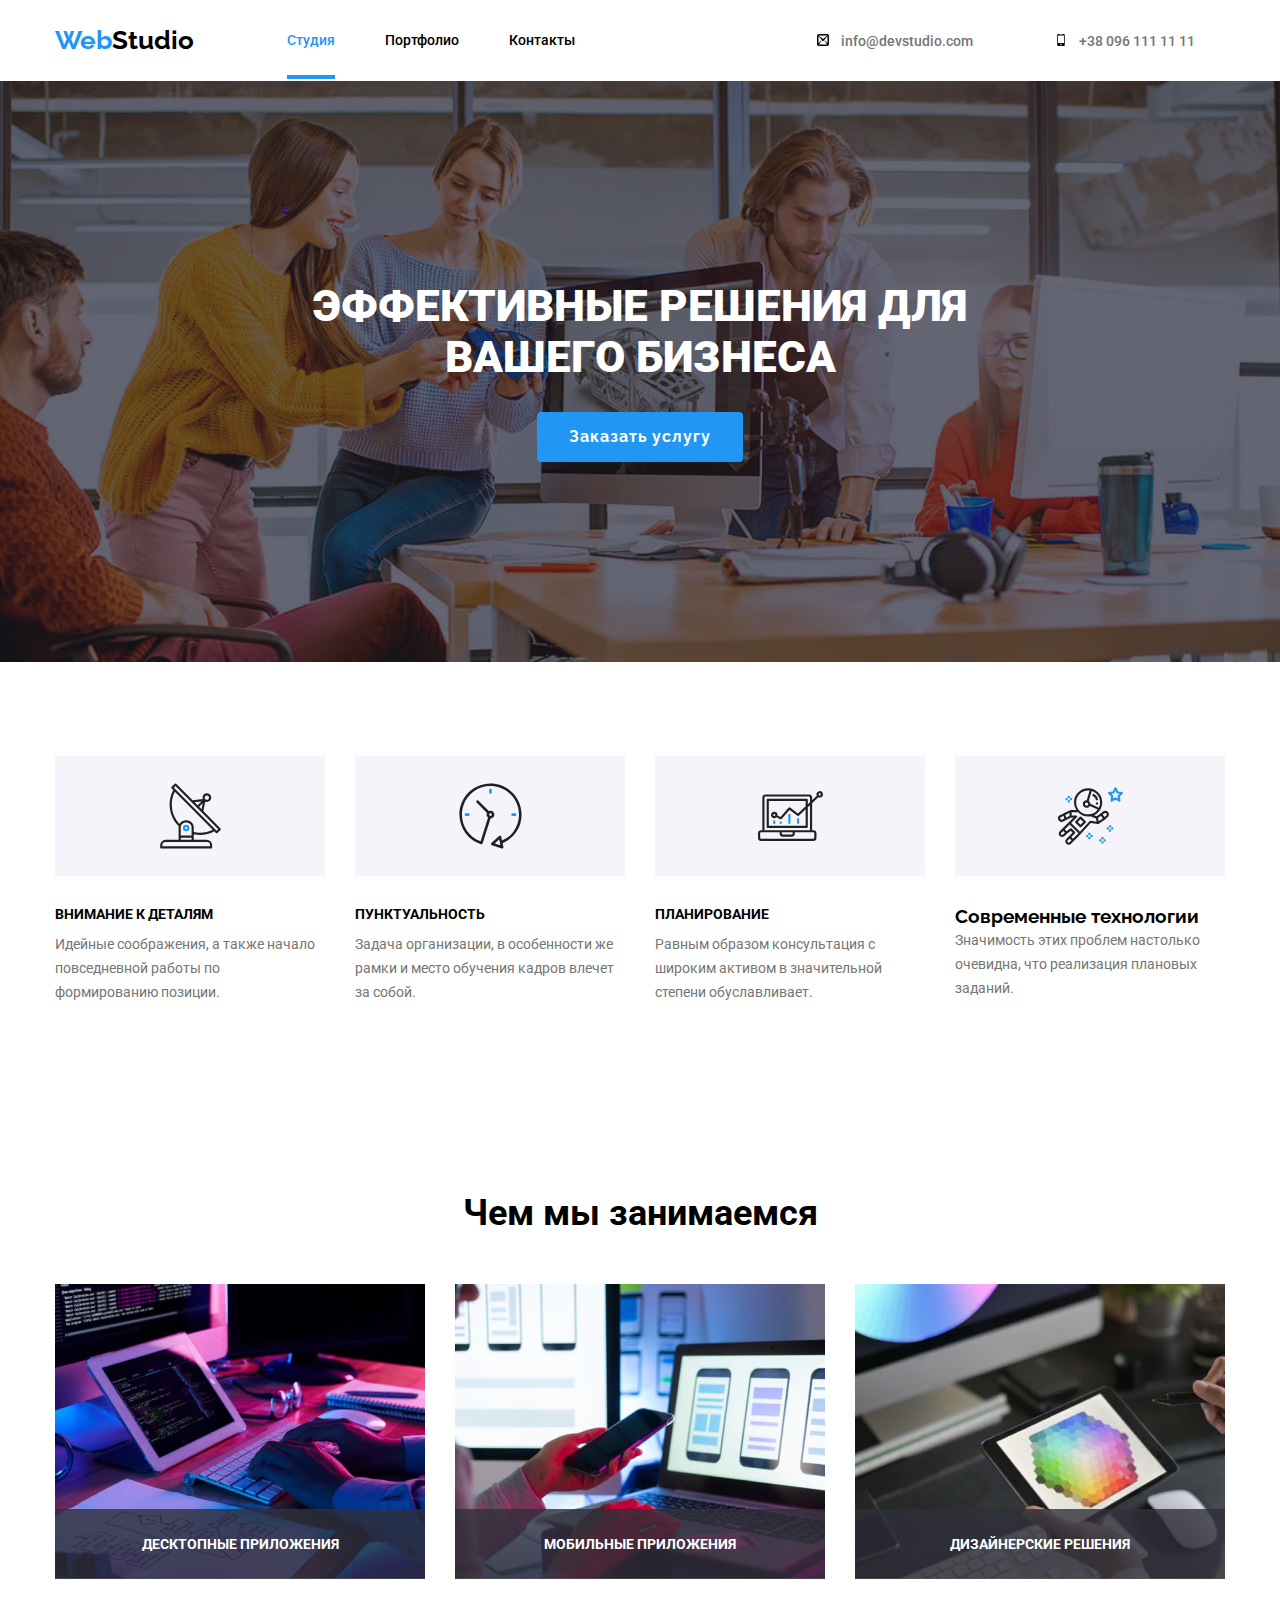
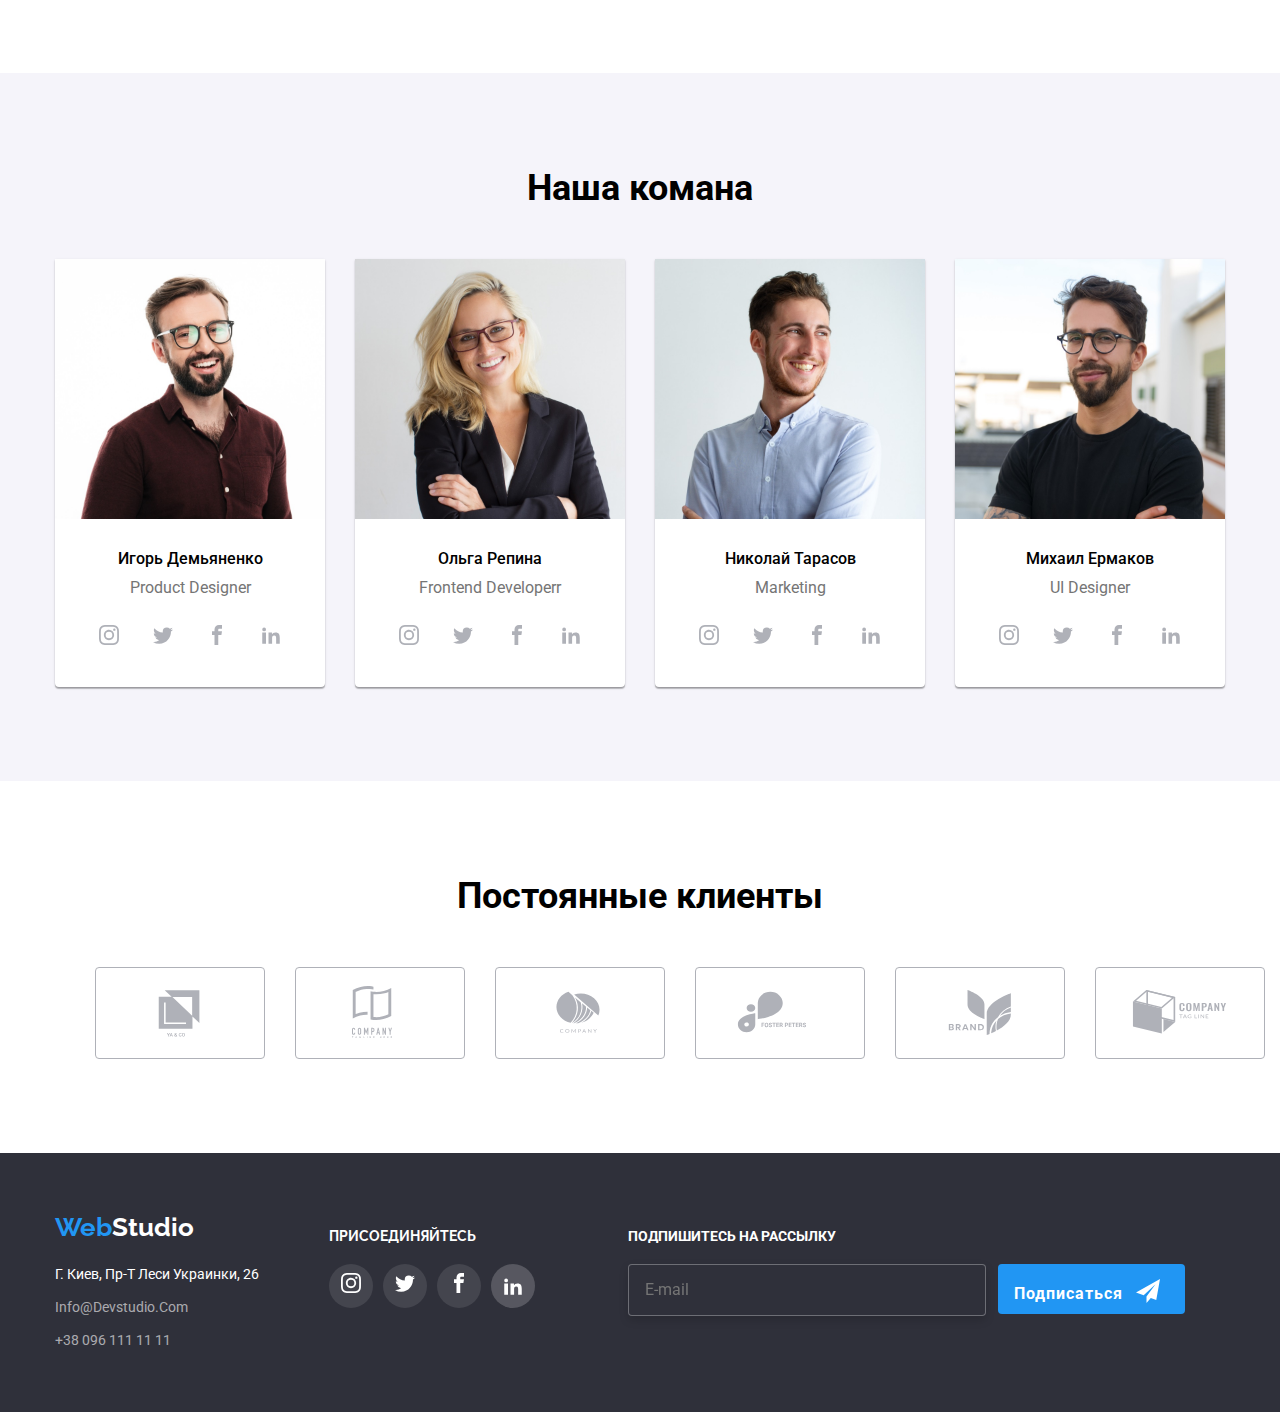
<file: index.html>
<!DOCTYPE html>
<html lang="en">

<head>
    <meta charset="UTF-8">
    <meta http-equiv="X-UA-Compatible" content="IE=edge">
    <meta name="viewport" content="width=device-width, initial-scale=1.0">
    <title>Студия</title>
    <link rel="stylesheet"
        href="https://cdnjs.cloudflare.com/ajax/libs/modern-normalize/1.1.0/modern-normalize.min.css">
    <link href="https://fonts.googleapis.com/css2?family=Roboto:ital,wght@0,500;0,700;1,400&display=swap"
        rel="stylesheet">
    <link href="https://fonts.googleapis.com/css2?family=Oleo+Script&family=Raleway:wght@700&display=swap"
        rel="stylesheet">
    <link href="https://fonts.googleapis.com/css2?family=Oleo+Script&family=Raleway:wght@700&display=swap"
        rel="stylesheet">
    <link rel="stylesheet" href="./css/main.min.css">
</head>

<body>
    <!-- Шапка сайта -->
    <header class="headers">
        <div class="novigation container">
            <nav class="novigation__nav">
                <a class="novigation__logo" style="color: black;" href=""><span
                        class="novigation__first-logo">Web</span>Studio</a>
                <ul class="novigation__list">
                    <li class="novigation__item"><a class="novigation__link novigation__link--color"
                            href="index.html">Студия</a></li>
                    <li class="novigation__item"><a class="novigation__link " href="portfolio.html">Портфолио</a>
                    </li>
                    <li class="novigation__item"><a class="novigation__link" href="Контакты">Контакты</a></li>
                </ul>
            </nav>
            <ul class="novigation__kontakts">
                <li class="novigation__item">
                    <a class="novigation__links" href="maito:info@devstudio.com">
                        <svg class="novigation__icone">
                            <use href="./img/symbol-defs.svg#icon-mail2"></use>
                        </svg>info@devstudio.com</a>
                </li>
                <li class="novigation__item">
                    <a class="novigation__links" href="tel:+380961111111">
                        <svg class="novigation__icone">
                            <use href="./img/symbol-defs.svg#icon-mobile"></use>
                        </svg>+38 096 111 11 11</a>
                </li>
            </ul>
        </div>
    </header>
    <main>
        <!-- Основная цель -->
        <section class="selection selection-goal">
            <div class="container goal">
                <h1 class="selection-goal__text">Эффективные решения для вашего бизнеса</h1>
                <button class="button_style" type="button" data-modal-open>Заказать услугy</button>
            </div>
        </section>
        <!-- Основные направления -->
        <section class="selection selection-direction">
            <div class="container">
                <ul class="selection-direction__list">
                    <li class="selection-direction__item">
                        <div class="direction">
                            <svg class="direction__icon">
                                <use href="./img/symbol-defs.svg#icon-antenna-1"></use>
                            </svg>
                        </div>
                        <h3 class="direction__text">Внимание к деталям</h3>
                        <p class="direction_paragraf">Идейные соображения, а также начало повседневной работы по
                            формированию позиции.</p>
                    </li>
                    <li class="selection-direction__item">
                        <div class="direction">
                            <svg class="direction__icon">
                                <use xlink:href="./img/symbol-defs.svg#icon-clock-1"></use>
                            </svg>
                        </div>
                        <h3 class="direction__text">Пунктуальность</h3>
                        <p class="direction_paragraf">Задача организации, в особенности же рамки и место обучения кадров
                            влечет за собой.</p>
                    </li>
                    <li class="selection-direction__item">
                        <div class="direction">
                            <svg class="direction__icon">
                                <use xlink:href="./img/symbol-defs.svg#icon-diagram-1"></use>
                            </svg>
                        </div>
                        <h3 class="direction__text">Планирование</h3>
                        <p class="direction_paragraf">Равным образом консультация с широким активом в значительной
                            степени обуславливает. </p>
                    </li>
                    <li class="selection-direction__item">
                        <div class="direction">
                            <svg class="direction__icon">
                                <use xlink:href="./img/symbol-defs.svg#icon-astronaut-1-1"></use>
                            </svg>
                        </div>
                        <h3 class="direction__tex">Современные технологии</h3>
                        <p class="direction_paragraf">Значимость этих проблем настолько очевидна, что реализация
                            плановых заданий.</p>
                    </li>
                </ul>
            </div>
        </section>
        <!-- Чем мы занимаемся -->
        <section class="selection selection-work">
            <div class="container">
                <h2 class="selection-work__heading">Чем мы занимаемся</h2>
                <ul class="selection-work__list">
                    <li class="selection-work__item"><img src="img/1.jpg" alt="work with computer" width="370">
                        <h3 class="selection-work__text">Десктопные приложения</h3>
                    </li>
                    <li class="selection-work__item"><img src="img/2.jpg" alt="work with telefon" width="370">
                        <h3 class="selection-work__text">Мобильные приложения</h3>
                    </li>
                    <li class="selection-work__item"><img src="img/3.jpg" alt="work with tablet" width="370">
                        <h3 class="selection-work__text">Дизайнерские решения</h3>
                    </li>
                </ul>
            </div>
        </section>
        <!-- Наша команда -->
        <section class="selection selection-team">
            <div class="container">
                <h2 class="selection-team__heading">Наша комана</h2>
                <ul class="selection-team__list">
                    <li class="selection-team__item"><img src="img/4.jpg" alt="Product Designe" width="270">
                        <div class="business_card">
                            <h3 class="business_card__text">Игорь Демьяненко</h3>
                            <p class="business_card__position">Product Designer</p>
                            <ul class="business_card__list">
                                <li class="business_card__item">
                                    <a href="" class="business_card__link">
                                        <svg class="business_card__icon">
                                            <use href="./img/symbol-defs.svg#icon-instagram">
                                            </use>
                                        </svg>
                                    </a>
                                </li>
                                <li class="business_card__item">
                                    <a href="" class="business_card__link">
                                        <svg class="business_card__icon">
                                            <use href="./img/symbol-defs.svg#icon-twitter">
                                            </use>
                                        </svg>
                                    </a>
                                </li>
                                <li class="business_card__item">
                                    <a href="" class="business_card__link">
                                        <svg class="business_card__icon">
                                            <use href="./img/symbol-defs.svg#icon-facebook">
                                            </use>
                                        </svg>
                                    </a>
                                </li>
                                <li class="business_card__item">
                                    <a href="" class="business_card__link">
                                        <svg class="business_card__icon">
                                            <use href="./img/symbol-defs.svg#icon-linkedin2">
                                            </use>
                                        </svg>
                                    </a>
                                </li>
                            </ul>
                        </div>
                    </li>
                    <li class="selection-team__item"><img src="img/5.jpg" alt="Frontend Developerr" width="270">
                        <div class="business_card">
                            <h3 class="business_card__text">Ольга Репина</h3>
                            <p class="business_card__position">Frontend Developerr</p>
                            <ul class="business_card__list">
                                <li class="business_card__item">
                                    <a class="business_card__link" href="">
                                        <svg class="business_card__icon">
                                            <use xlink:href="./img/symbol-defs.svg#icon-instagram">
                                            </use>
                                        </svg>
                                    </a>
                                </li>
                                <li class="business_card__item">
                                    <a class="business_card__link" href="">
                                        <svg class="business_card__icon">
                                            <use xlink:href="./img/symbol-defs.svg#icon-twitter">
                                            </use>
                                        </svg>
                                    </a>
                                </li>
                                <li class="business_card__item">
                                    <a class="business_card__link" href="">
                                        <svg class="business_card__icon">
                                            <use xlink:href="./img/symbol-defs.svg#icon-facebook">
                                            </use>
                                        </svg>
                                    </a>
                                </li>
                                <li class="business_card__item">
                                    <a class="business_card__link" href="">
                                        <svg class="business_card__icon">
                                            <use xlink:href="./img/symbol-defs.svg#icon-linkedin2">
                                            </use>
                                        </svg>
                                    </a>
                                </li>
                            </ul>
                        </div>
                    </li>
                    <li class="selection-team__item"><img src="img/6.jpg" alt="Marketing" width="270">
                        <div class="business_card">
                            <h3 class="business_card__text">Николай Тарасов</h3>
                            <p class="business_card__position">Marketing</p>
                            <ul class="business_card__list">
                                <li class="business_card__item">
                                    <a class="business_card__link" href="">
                                        <svg class="business_card__icon">
                                            <use xlink:href="./img/symbol-defs.svg#icon-instagram">
                                            </use>
                                        </svg>
                                    </a>
                                </li>
                                <li class="business_card__item">
                                    <a class="business_card__link" href="">
                                        <svg class="business_card__icon">
                                            <use xlink:href="./img/symbol-defs.svg#icon-twitter">
                                            </use>
                                        </svg>
                                    </a>
                                </li>
                                <li class="business_card__item">
                                    <a class="business_card__link" href="">
                                        <svg class="business_card__icon">
                                            <use xlink:href="./img/symbol-defs.svg#icon-facebook">
                                            </use>
                                        </svg>
                                    </a>
                                </li>
                                <li class="business_card__item">
                                    <a class="business_card__link" href="">
                                        <svg class="business_card__icon">
                                            <use xlink:href="./img/symbol-defs.svg#icon-linkedin2">
                                            </use>
                                        </svg>
                                    </a>
                                </li>
                            </ul>
                        </div>
                    </li>
                    <li class="selection-team__item"><img src="img/7.jpg" alt="UI Designer" width="270">
                        <div class="business_card">
                            <h3 class="business_card__text">Михаил Ермаков</h3>
                            <p class="business_card__position">UI Designer</p>
                            <ul class="business_card__list">
                                <li class="business_card__item">
                                    <a class="business_card__link" href="">
                                        <svg class="business_card__icon">
                                            <use xlink:href="./img/symbol-defs.svg#icon-instagram">
                                            </use>
                                        </svg>
                                    </a>
                                </li>
                                <li class="business_card__item">
                                    <a class="business_card__link" href="">
                                        <svg class="business_card__icon">
                                            <use xlink:href="./img/symbol-defs.svg#icon-twitter">
                                            </use>
                                        </svg>
                                    </a>
                                </li>
                                <li class="business_card__item">
                                    <a class="business_card__link" href="">
                                        <svg class="business_card__icon">
                                            <use xlink:href="./img/symbol-defs.svg#icon-facebook">
                                            </use>
                                        </svg>
                                    </a>
                                </li>
                                <li class="business_card__item">
                                    <a class="business_card__link" href="">
                                        <svg class="business_card__icon">
                                            <use xlink:href="./img/symbol-defs.svg#icon-linkedin2">
                                            </use>
                                        </svg>
                                    </a>
                                </li>
                            </ul>
                        </div>
                    </li>
                </ul>
            </div>
        </section>
        <!-- Нашы клиенты -->
        <section class="selection">
            <div class="container selection-clients">
                <h2 class="selection-clients__text">Постоянные клиенты</h2>
                <ul class="client">
                    <li class="client__item">
                        <a href="" class="client__link">
                            <svg class="client__icon">
                                <use href="./img/symbol-defs.svg#icon-Logo"></use>
                            </svg>
                        </a>
                    </li>
                    <li class="client__item">
                        <a href="" class="client__link client__link--location">
                            <svg class="client__icon">
                                <use href="./img/symbol-defs.svg#icon-Logo-1"></use>
                            </svg>
                        </a>
                    </li>
                    <li class="client__item">
                        <a href="" class="client__link">
                            <svg class="client__icon">
                                <use href="./img/symbol-defs.svg#icon-Logo-2"></use>
                            </svg>
                        </a>
                    </li>
                    <li class="client__item">
                        <a href="" class="client__link">
                            <svg class="client__icon">
                                <use href="./img/symbol-defs.svg#icon-Logo-3"></use>
                            </svg>
                        </a>
                    </li>
                    <li class="client__item">
                        <a href="" class="client__link">
                            <svg class="client__icon">
                                <use href="./img/symbol-defs.svg#icon-Logo-4"></use>
                            </svg>
                        </a>
                    </li>
                    <li class="client__item">
                        <a href="" class="client__link">
                            <svg class="client__icon">
                                <use href="./img/symbol-defs.svg#icon-Logo-5"></use>
                            </svg>
                        </a>
                    </li>
                </ul>
            </div>
        </section>
    </main>
    <!-- Юредический адресс -->
    <footer class="footer-adress">
        <div class="container footer-adress__location">
            <div class="footer-adress__adress adress">
                <div class="adress__logo">
                    <a class="adress__links" style="color: #fff;" href="WebStudio"><span
                            class="adress__first-word">Web</span>Studio</a>
                </div>
                <address>
                    <ul class="adress__list">
                        <li class="adress__item"><a class="adress__link" href="г.Киев,пр-тЛесиУкраинки,26">г. Киев,
                                пр-т
                                Леси Украинки, 26</a></li>
                        <li class="adress__item"><a class="adress__link adress__link--color"
                                href="maito:info@devstudio.com">info@devstudio.com</a>
                        </li>
                        <li class="adress__item"><a class="adress__link adress__link--color"
                                href="tel:+380961111111">+38 096 111 11 11</a>
                        </li>
                    </ul>
                </address>
            </div>
            <div class="footer-adress__social social">
                <h2 class="social__text">присоединяйтесь</h2>
                <ul class="social__list">
                    <li class="social__item">
                        <a class="social__link" href="">
                            <svg class="social__icone">
                                <use href="./img/symbol-defs.svg#icon-instagram">
                                </use>
                            </svg>
                        </a>
                    </li>
                    <li class="social__item">
                        <a class="social__link" href="">
                            <svg class="social__icone">
                                <use href="./img/symbol-defs.svg#icon-twitter"></use>
                            </svg>
                        </a>
                    </li>
                    <li class="social__item">
                        <a class="social__link" href="">
                            <svg class="social__icone">
                                <use href="./img/symbol-defs.svg#icon-facebook"></use>
                            </svg>
                        </a>
                    </li>
                    <li class="social__item">
                        <a class="social__item" href="">
                            <svg class="social__icone">
                                <use xlink:href="./img/symbol-defs.svg#icon-linkedin2">
                                </use>
                            </svg>
                        </a>
                    </li>
                </ul>
            </div>
            <form class="footer-adress__subscribe subscribe">
                <h2 class="subscribe__textt">Подпишитесь на рассылку</h2>
                <div class="subscribe__forms">
                    <label for="mail"></label>
                    <input type="email" name="mail" id="mail" placeholder="Е-mail" />
                    <button class="button_style" type="submit">Подписаться
                        <svg class="button_style__icone">
                            <use href="./img/icons.svg#icon-icon-send"></use>
                        </svg></button>
                </div>
            </form>
        </div>
    </footer>
    <div class="backgrop is-hidden" data-modal>
        <div class="madal">
            <button class="madal__bottom" data-modal-close>
                <svg class="madal__img">
                    <use class="madal__icon" href="./img/svg/cross.svg#cross"></use>
                </svg>
            </button>
            <form class="formss">
                <p class="formss__text">Оставьте свои данные, мы вам перезвоним</p>
                <div class="modal-forms">
                    <input type="text" class="modal-forms__input" name="name" id="name" placeholder=" " />
                    <label class="modal-forms__label" for="name">Имя</label>
                    <svg class="modal-forms__img">
                        <use href="./img/icons.svg#icon-name"></use>
                    </svg>
                </div>
                <div class="modal-forms">
                    <input type="tel" class="modal-forms__input" name="tel" id="tel" />
                    <label class="modal-forms__label" for="tel">Телефон</label>
                    <svg class="modal-forms__img">
                        <use href="./img/icons.svg#icon-tel_fo"></use>
                    </svg>
                </div>
                <div class="modal-forms">
                    <input type="email" class="modal-forms__input" name="maill" id="maill" />
                    <label class="modal-forms__label" for="maill">Почта</label>
                    <svg class="modal-forms__img">
                        <use href="./img/icons.svg#icon-e_mail"></use>
                    </svg>
                </div>
                <div class="modal-forms">
                    <textarea name="coment" id="coment" rows="7" placeholder="Введите текст"></textarea>
                    <label class="modal-forms__label" for="coment">Комментарий</label>
                </div>
                <div class="group">
                    <label class="group__label" for="textt">
                        <input class="group__checkbox" type="checkbox" name="topic" value="textt" id="textt" />
                        <span class="group__icon">
                        </span>Соглашаюсь с рассылкой и принимаю
                        <span class="group__text">Условия договора</span></label>
                </div>
                <button class="botton_style" type="submit">Подписаться</button>
            </form>
        </div>
    </div>
    <script src="./js/modal.js"></script>
</body>

</html>
</file>
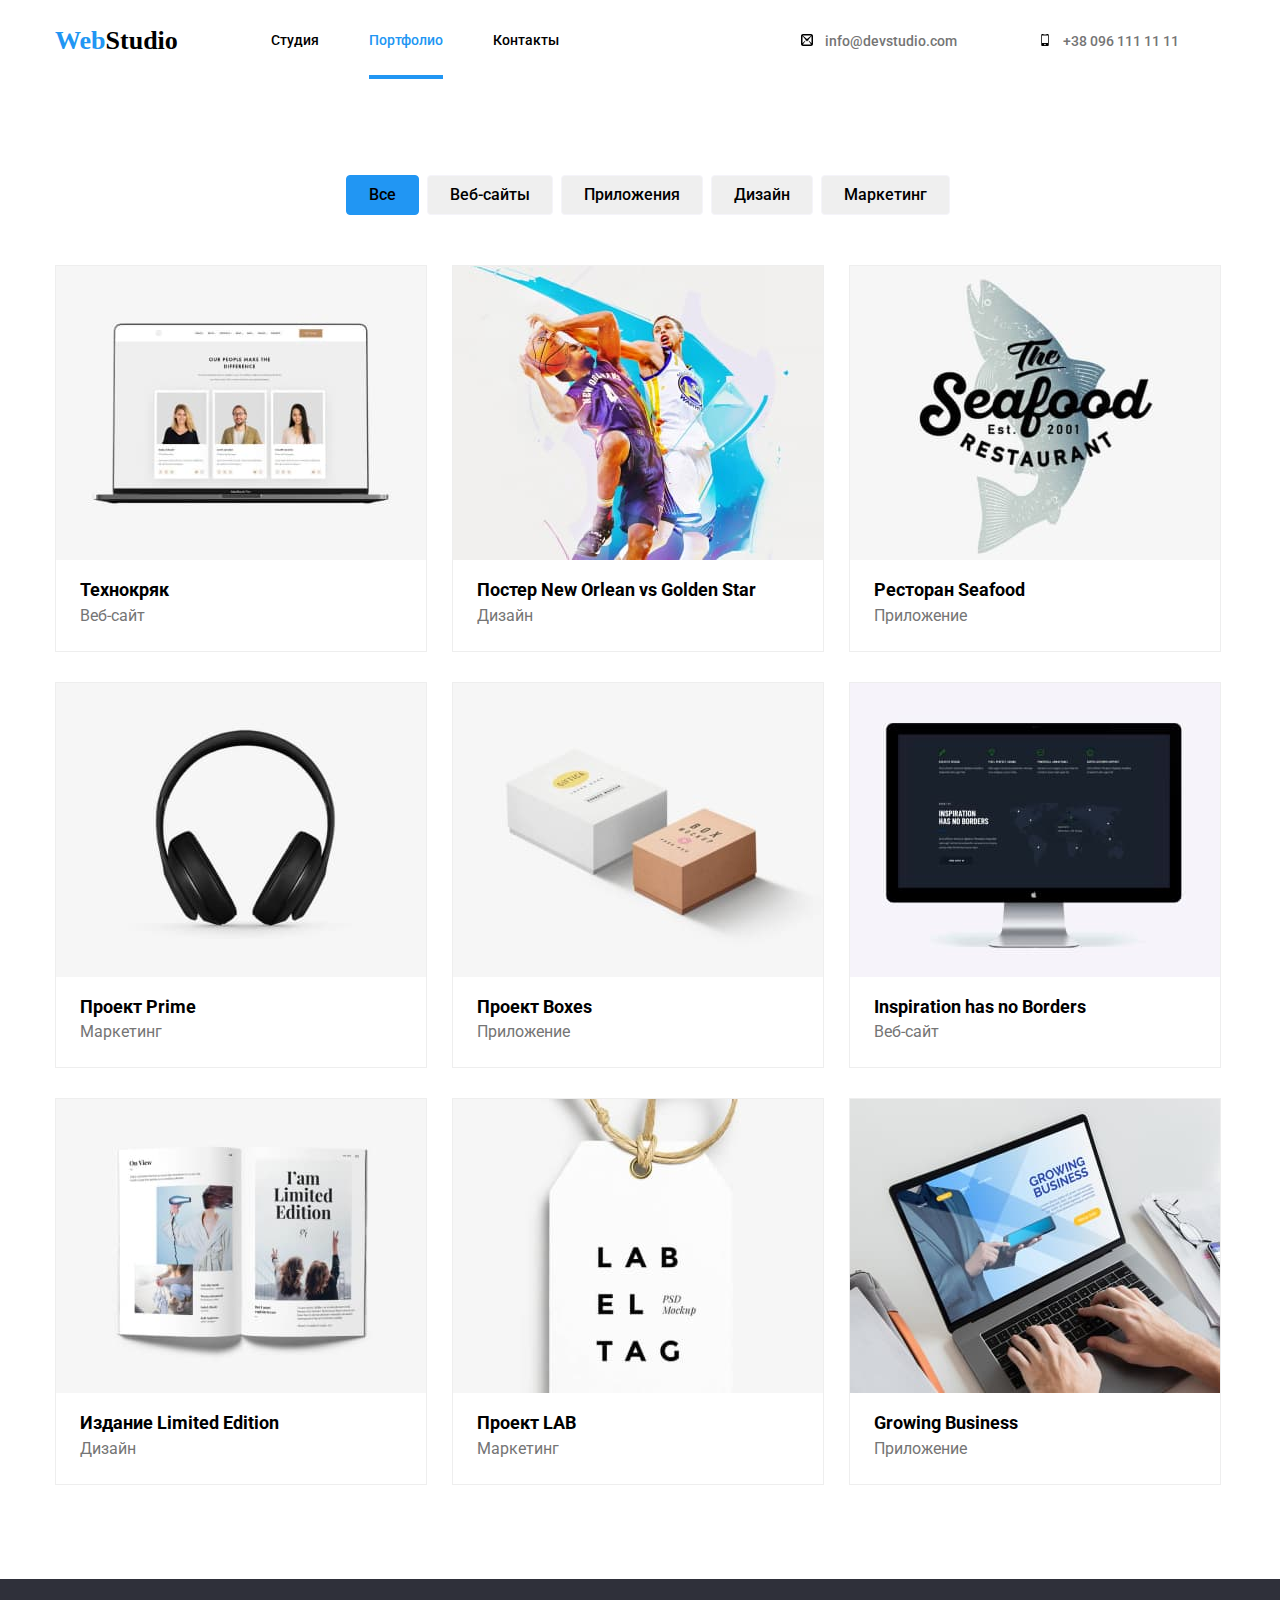
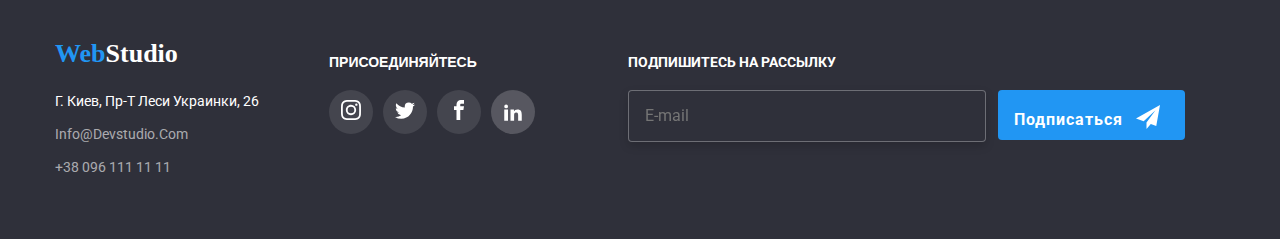
<file: portfolio.html>
<!DOCTYPE html>
<html lang="en">

<head>
    <meta charset="UTF-8">
    <meta http-equiv="X-UA-Compatible" content="IE=edge">
    <meta name="viewport" content="width=device-width, initial-scale=1.0">
    <title>Портфолио</title>
    <link rel="stylesheet"
        href="https://cdnjs.cloudflare.com/ajax/libs/modern-normalize/1.1.0/modern-normalize.min.css">
    <link rel="preconnect" href="https://fonts.googleapis.com">
    <link rel="preconnect" href="https://fonts.gstatic.com" crossorigin>
    <link href="https://fonts.googleapis.com/css2?family=Roboto:ital,wght@0,500;0,700;1,400&display=swap"
        rel="stylesheet">
    <link rel="stylesheet" href="./css/main.min.css">
</head>

<body>
    <!-- Шапка сайта -->
    <header class="headers">
        <div class="novigation container">
            <nav class="novigation__nav">
                <a class="novigation__logo" style="color: black;" href=""><span
                        class="novigation__first-logo">Web</span>Studio</a>
                <ul class="novigation__list">
                    <li class="novigation__item"><a class="novigation__link" href="index.html">Студия</a></li>
                    <li class="novigation__item"><a class="novigation__link novigation__link--color"
                            href="portfolio.html">Портфолио</a>
                    </li>
                    <li class="novigation__item"><a class="novigation__link" href="Контакты">Контакты</a>
                    </li>
                </ul>
            </nav>
            <ul class="novigation__kontakts">
                <li class="novigation__item">
                    <a class="novigation__links" href="maito:info@devstudio.com">
                        <svg class="novigation__icone">
                            <use href="./img/symbol-defs.svg#icon-mail2"></use>
                        </svg>info@devstudio.com</a>
                </li>
                <li class="novigation__item">
                    <a class="novigation__links" href="tel:+380961111111">
                        <svg class="novigation__icone">
                            <use href="./img/symbol-defs.svg#icon-mobile"></use>
                        </svg>+38 096 111 11 11</a>
                </li>
            </ul>
        </div>
    </header>
    <main>
        <!-- Навигация по сайту -->
        <section class="selection selection-navigation">
            <div class="container">
                <ul class="selection-navigation__list container">
                    <li class="selection-navigation__item">
                        <button class="selection-navigation__botom selection-navigation__botom--color"
                            type="button">Все</button>
                    </li>
                    <li class="selection-navigation__item"><button class="selection-navigation__botom"
                            type="button">Веб-сайты</button></li>
                    <li class="selection-navigation__item"><button class="selection-navigation__botom"
                            type="button">Приложения</button></li>
                    <li class="selection-navigation__item"><button class="selection-navigation__botom"
                            type="button">Дизайн</button></li>
                    <li class="selection-navigation__item"><button class="selection-navigation__botom"
                            type="button">Маркетинг</button></li>
                </ul>
                <ul class="kontents container">
                    <li class="kontents__item">
                        <a class="kontents__link" href="">
                            <div class="kontents__cards">
                                <img src="img/10.jpg" alt="table" width="370" />
                                <p class="kontents__texts">Технокряк это современная площадка распространения
                                    коронавируса. Компании используют
                                    эту платформу для цифрового
                                    шпионажа и атак на защищённые сервера конкурентов.</p>
                            </div>
                            <div class="kontents__information">
                                <h3 class="kontents__textt">Технокряк</h3>
                                <p class="kontents__location">Веб-сайт</p>
                            </div>
                        </a>
                    </li>
                    <li class="kontents__item">
                        <a class="kontents__link" href="">
                            <div class="kontents__cards">
                                <img src="img/11.jpg" alt="basketboll" width="370" />
                                <p class="kontents__texts">Технокряк это современная площадка распространения
                                    коронавируса. Компании используют
                                    эту платформу для цифрового
                                    шпионажа и атак на защищённые сервера конкурентов.</p>
                            </div>
                            <div class="kontents__information">
                                <h3 class="kontents__textt">Постер New Orlean vs Golden Star</h3>
                                <p class="kontents__location">Дизайн</p>
                            </div>
                        </a>
                    </li>
                    <li class="kontents__item">
                        <a class="kontents__link" href="">
                            <div class="kontents__cards">
                                <img src="img/12.jpg" alt="logo" width="370" />
                                <p class="kontents__texts">Технокряк это современная площадка распространения
                                    коронавируса. Компании используют
                                    эту платформу для цифрового
                                    шпионажа и атак на защищённые сервера конкурентов.</p>
                            </div>
                            <div class="kontents__information">
                                <h3 class="kontents__textt">Ресторан Seafood</h3>
                                <p class="kontents__location">Приложение</p>
                            </div>
                        </a>
                    </li>
                    <li class="kontents__item">
                        <a class="kontents__link" href="">
                            <div class="kontents__cards">
                                <img src="img/13.jpg" alt="headphones" width="370" />
                                <p class="kontents__texts">Технокряк это современная площадка распространения
                                    коронавируса. Компании используют
                                    эту платформу для цифрового
                                    шпионажа и атак на защищённые сервера конкурентов.</p>
                            </div>
                            <div class="kontents__information">
                                <h3 class="kontents__textt">Проект Prime</h3>
                                <p class="kontents__location">Маркетинг</p>
                            </div>
                        </a>
                    </li>
                    <li class="kontents__item">
                        <a class="kontents__link" href="">
                            <div class="kontents__cards">
                                <img src="img/14.jpg" alt="two boxses" width="370" />
                                <p class="kontents__texts">Технокряк это современная площадка распространения
                                    коронавируса. Компании используют
                                    эту платформу для цифрового
                                    шпионажа и атак на защищённые сервера конкурентов.</p>
                            </div>
                            <div class="kontents__information">
                                <h3 class="kontents__textt">Проект Boxes</h3>
                                <p class="kontents__location">Приложение</p>
                            </div>
                        </a>
                    </li>
                    <li class="kontents__item">
                        <a class="kontents__link" href="">
                            <div class="kontents__cards">
                                <img src="img/15.jpg" alt="computer" width="370" />
                                <p class="kontents__texts">Технокряк это современная площадка распространения
                                    коронавируса. Компании используют
                                    эту платформу для цифрового
                                    шпионажа и атак на защищённые сервера конкурентов.</p>
                            </div>
                            <div class="kontents__information">
                                <h3 class="kontents__textt">Inspiration has no Borders</h3>
                                <p class="kontents__location">Веб-сайт</p>
                            </div>
                        </a>
                    </li>
                    <li class="kontents__item">
                        <a class="kontents__link" href="">
                            <div class="kontents__cards">
                                <img src="img/16.jpg" alt="book" width="370" />
                                <p class="kontents__texts">Технокряк это современная площадка распространения
                                    коронавируса. Компании используют
                                    эту платформу для цифрового
                                    шпионажа и атак на защищённые сервера конкурентов.</p>
                            </div>
                            <div class="kontents__information">
                                <h3 class="kontents__textt">Издание Limited Edition</h3>
                                <p class="kontents__location">Дизайн</p>
                            </div>
                        </a>
                    </li>
                    <li class="kontents__item">
                        <a class="kontents__link" href="">
                            <div class="kontents__cards">
                                <img src="img/17.jpg" alt="text on brelok" width="370" />
                                <p class="kontents__texts">Технокряк это современная площадка распространения
                                    коронавируса. Компании используют
                                    эту платформу для цифрового
                                    шпионажа и атак на защищённые сервера конкурентов.</p>
                            </div>
                            <div class="kontents__information">
                                <h3 class="kontents__textt">Проект LAB</h3>
                                <p class="kontents__location">Маркетинг</p>
                            </div>
                        </a>
                    </li>
                    <li class="kontents__item">
                        <a class="kontents__link" href="">
                            <div class="kontents__cards">
                                <img src="img/18.jpg" alt="work on computer" width="370" />
                                <p class="kontents__texts">Технокряк это современная площадка распространения
                                    коронавируса. Компании используют
                                    эту платформу для цифрового
                                    шпионажа и атак на защищённые сервера конкурентов.</p>
                            </div>
                            <div class="kontents__information">
                                <h3 class="kontents__textt">Growing Business</h3>
                                <p class="kontents__location">Приложение</p>
                            </div>
                        </a>
                    </li>
                </ul>
            </div>
        </section>
    </main>
    <!-- Юредический адресс -->
    <footer class="footer-adress">
        <div class="container footer-adress__location">
            <div class="footer-adress__adress adress">
                <div class="adress__logo">
                    <a class="adress__links" style="color: #fff;" href="WebStudio"><span
                            class="adress__first-word">Web</span>Studio</a>
                </div>
                <address>
                    <ul class="adress__list">
                        <li class="adress__item"><a class="adress__link" href="г.Киев,пр-тЛесиУкраинки,26">г. Киев,
                                пр-т
                                Леси Украинки, 26</a></li>
                        <li class="adress__item"><a class="adress__link adress__link--color"
                                href="maito:info@devstudio.com">info@devstudio.com</a>
                        </li>
                        <li class="adress__item"><a class="adress__link adress__link--color"
                                href="tel:+380961111111">+38
                                096 111 11 11</a>
                        </li>
                    </ul>
                </address>
            </div>
            <div class="footer-adress__social social">
                <h2 class="social__text">присоединяйтесь</h2>
                <ul class="social__list">
                    <li class="social__item">
                        <a class="social__link" href="">
                            <svg class="social__icone">
                                <use href="./img/symbol-defs.svg#icon-instagram">
                                </use>
                            </svg>
                        </a>
                    </li>
                    <li class="social__item">
                        <a class="social__link" href="">
                            <svg class="social__icone">
                                <use href="./img/symbol-defs.svg#icon-twitter"></use>
                            </svg>
                        </a>
                    </li>
                    <li class="social__item">
                        <a class="social__link" href="">
                            <svg class="social__icone">
                                <use href="./img/symbol-defs.svg#icon-facebook"></use>
                            </svg>
                        </a>
                    </li>
                    <li class="social__item">
                        <a class="social__item" href="">
                            <svg class="social__icone">
                                <use xlink:href="./img/symbol-defs.svg#icon-linkedin2">
                                </use>
                            </svg>
                        </a>
                    </li>
                </ul>
            </div>
            <form class="footer-adress__subscribe subscribe">
                <h2 class="subscribe__textt">Подпишитесь на рассылку</h2>
                <div class="subscribe__forms">
                    <label for="mail"></label>
                    <input type="email" name="mail" id="mail" placeholder="Е-mail" />
                    <button class="button_style" type="submit">Подписаться
                        <svg class="button_style__icone">
                            <use href="./img/icons.svg#icon-icon-send"></use>
                        </svg></button>
                </div>
            </form>
        </div>
    </footer>
</body>

</html>
</file>
<file: css/main.min.css>
html{-webkit-box-sizing:border-box;box-sizing:border-box}*,*::after,*::before{-webkit-box-sizing:inherit;box-sizing:inherit}li{list-style:none}a{text-decoration:none}body{font-family:"Roboto", sans-serif;font-family:"Oleo Script", cursive;font-family:"Raleway", sans-serif}.container{width:1200px;padding-left:15px;padding-right:15px;margin-left:auto;margin-right:auto}h1,h2,h3,p,ul{margin-top:0px;margin-bottom:0px}img{display:block;min-width:100%;height:auto;margin:0px}.selection{padding:94px 0px}.header{border-bottom:1px solid #ececec}.novigation{display:-webkit-box;display:-ms-flexbox;display:flex;-webkit-box-orient:horizontal;-webkit-box-direction:normal;-ms-flex-direction:row;flex-direction:row;-webkit-box-align:center;-ms-flex-align:center;align-items:center}.novigation__nav{display:-webkit-box;display:-ms-flexbox;display:flex;-webkit-box-orient:horizontal;-webkit-box-direction:normal;-ms-flex-direction:row;flex-direction:row}.novigation__logo{font-family:Raleway;font-style:normal;font-weight:bold;font-size:26px;line-height:31px;vertical-align:middle;padding:25px 0px}.novigation__first-logo{color:#2196f3}.novigation__list{display:-webkit-box;display:-ms-flexbox;display:flex;-webkit-box-orient:horizontal;-webkit-box-direction:normal;-ms-flex-direction:row;flex-direction:row;margin-left:93px;padding-left:0px;font-family:Roboto;font-style:Medium;font-weight:500;font-size:14px;line-height:16px}.novigation__item:first-child{margin-right:50px}.novigation__item:not(:last-child){margin-right:50px;padding:32px 0px}.novigation__item:last-child{margin-right:0px;padding:32px 0px}.novigation__link{color:black;-webkit-transition:250ms cubic-bezier(0.4, 0, 0.2, 1);transition:250ms cubic-bezier(0.4, 0, 0.2, 1)}.novigation__link:hover{color:#2196f3}.novigation__link:focus{color:#2196f3}.novigation__link--color{position:relative;color:#2196f3}.novigation__link--color::after{content:"";position:absolute;display:block;width:100%;height:4px;left:0;top:43px;background-color:#2196f3;opacity:1;-webkit-transition:opacity 250ms cubic-bezier(0.4, 0, 0.2, 1);transition:opacity 250ms cubic-bezier(0.4, 0, 0.2, 1)}.novigation__kontakts{display:-webkit-box;display:-ms-flexbox;display:flex;-webkit-box-orient:horizontal;-webkit-box-direction:normal;-ms-flex-direction:row;flex-direction:row;-ms-flex-wrap:nowrap;flex-wrap:nowrap;-webkit-box-align:center;-ms-flex-align:center;align-items:center;margin-left:240px;padding-left:0px;font-family:Roboto;font-style:Medium;font-size:14px;line-height:16px}.novigation__links{font-family:Roboto;font-style:normal;font-weight:500;font-size:14px;line-height:16px;color:#757575;-webkit-transition:250ms var(--timing-function);transition:250ms var(--timing-function)}.novigation__links:first-child{margin-left:0px;padding:32px 0px}.novigation__links:not(::firsr-child){margin-right:30px;padding:32px 0px}.novigation__links:last-child{margin-right:30px;padding:32px 0px}.novigation__links:hover{color:#2196f3;fill:#2196f3}.novigation__links:focus{color:#2196f3;fill:#2196f3}.novigation__icone{width:16px;height:12px;margin-right:10px;color:#757575}.goal{width:696px}.selection-goal{display:block;background-color:#2f303a;text-align:center;padding:200px 0px;background-image:-webkit-gradient(linear, right top, left top, from(rgba(47,48,58,0.4)), to(rgba(47,48,58,0.4))),url("../img/19.jpg");background-image:linear-gradient(to left, rgba(47,48,58,0.4), rgba(47,48,58,0.4)),url("../img/19.jpg");background-repeat:no-repeat;background-position:center;background-size:cover;text-align:center}.selection-goal__text{font-family:Roboto;font-style:normal;font-weight:900;font-size:44px;text-align:center;color:#ffffff;margin-bottom:30px;text-transform:uppercase}.button_style{padding:10px 32px;background-color:#2196f3;color:white;font-weight:700;font-size:16px;line-height:1.87;letter-spacing:0.06em;border-radius:4px;border:none;cursor:pointer}.button_style:hover{-webkit-box-shadow:0px 4px 4px rgba(0,0,0,0.15);box-shadow:0px 4px 4px rgba(0,0,0,0.15);border-radius:4px}.selection-direction__list{display:-webkit-box;display:-ms-flexbox;display:flex;-webkit-box-orient:horizontal;-webkit-box-direction:normal;-ms-flex-direction:row;flex-direction:row;-webkit-box-pack:justify;-ms-flex-pack:justify;justify-content:space-between;margin-bottom:0px;margin-left:0px;padding-left:0px}.selection-direction__item:first-child{margin-left:0px}.selection-direction__item:nth-child(n+1){margin-right:30px;-ms-flex-preferred-size:calc((100% - 120px) / 4);flex-basis:calc((100% - 120px) / 4)}.selection-direction__item:last-child{margin-right:0px}.direction{display:-webkit-box;display:-ms-flexbox;display:flex;-webkit-box-orient:vertical;-webkit-box-direction:normal;-ms-flex-direction:column;flex-direction:column;-ms-flex-wrap:nowrap;flex-wrap:nowrap;-ms-flex-pack:distribute;justify-content:space-around;width:270px;height:120px;background-color:#f5f4fa;margin-bottom:30px}.direction__icon{display:-webkit-box;display:-ms-flexbox;display:flex;-webkit-box-orient:horizontal;-webkit-box-direction:normal;-ms-flex-direction:row;flex-direction:row;text-align:center;-ms-flex-item-align:center;align-self:center;width:65px;height:70px}.direction__text{font-family:Roboto;font-style:normal;font-weight:bold;font-size:14px;line-height:16px;color:black;text-transform:uppercase;margin-bottom:10px}.direction_paragraf{font-family:Roboto;font-style:normal;font-weight:normal;font-size:14px;line-height:24px;color:#757575}.selection-work__heading{font-family:Roboto;font-style:normal;font-weight:bold;font-size:36px;line-height:42px;text-align:center;padding-top:0px;margin-bottom:50px}.selection-work__list{display:-webkit-box;display:-ms-flexbox;display:flex;-webkit-box-orient:horizontal;-webkit-box-direction:normal;-ms-flex-direction:row;flex-direction:row;margin-left:0px;padding-left:0px}.selection-work__item{position:relative}.selection-work__item:first-child{margin-left:0px}.selection-work__item:not(:first-child){margin-left:30px}.selection-work__text{position:absolute;display:block;left:0;bottom:0;width:100%;font-family:Roboto;font-style:normal;font-weight:bold;font-size:14px;line-height:16px;text-align:center;background:rgba(47,48,58,0.8);color:#ffffff;text-transform:uppercase;padding:27px 83px}.selection-team{background-color:#f5f4fa}.selection-team__heading{font-family:Roboto;font-family:Roboto;font-style:normal;font-weight:bold;font-size:36px;line-height:42px;text-align:center;color:black;margin-bottom:50px}.selection-team__list{display:-webkit-box;display:-ms-flexbox;display:flex;-webkit-box-orient:horizontal;-webkit-box-direction:normal;-ms-flex-direction:row;flex-direction:row;margin-left:0px;padding-left:0px;max-width:270px;margin-right:0px}.selection-team__item{margin-left:30px;-webkit-box-shadow:0px 1px 3px rgba(0,0,0,0.12),0px 1px 1px rgba(0,0,0,0.14),0px 2px 1px rgba(0,0,0,0.2);box-shadow:0px 1px 3px rgba(0,0,0,0.12),0px 1px 1px rgba(0,0,0,0.14),0px 2px 1px rgba(0,0,0,0.2);border-radius:0px 0px 4px 4px;background-color:#ffffff;max-width:270px}.selection-team__item:first-child{margin-left:0px}.selection-team__item:not(:first-child){-ms-flex-preferred-size:calc((100% - 120px) / 2);flex-basis:calc((100% - 120px) / 2)}.business_card{padding:30px 60px}.business_card__text{display:-webkit-box;display:-ms-flexbox;display:flex;-webkit-box-align:center;-ms-flex-align:center;align-items:center;-ms-flex-pack:distribute;justify-content:space-around;font-family:Roboto;font-style:normal;font-weight:500;font-size:16px;line-height:19px;color:black;margin-bottom:10px}.business_card__position{display:-webkit-box;display:-ms-flexbox;display:flex;-ms-flex-pack:distribute;justify-content:space-around;font-family:Roboto;font-style:normal;font-weight:normal;font-size:16px;line-height:19px;color:#757575;margin-left:0px;margin-bottom:16px}.business_card__list{display:-webkit-box;display:-ms-flexbox;display:flex;margin-left:0px;padding-left:0px;-webkit-box-pack:center;-ms-flex-pack:center;justify-content:center}.business_card__item{width:44px;height:44px;-webkit-box-pack:center;-ms-flex-pack:center;justify-content:center}.business_card__item:first-child{margin-left:0px;margin-right:10px}.business_card__item:not(:first-child){margin-right:10px}.business_card__item:last-child{margin-right:0px}.business_card__link{width:44px;height:44px;border-radius:50%;background-color:#ffffff;display:-webkit-box;display:-ms-flexbox;display:flex;-webkit-box-align:center;-ms-flex-align:center;align-items:center;-webkit-box-pack:center;-ms-flex-pack:center;justify-content:center;margin-right:10px;fill:#afb1b8;-webkit-transition:250ms cubic-bezier(0.4, 0, 0.2, 1);transition:250ms cubic-bezier(0.4, 0, 0.2, 1)}.business_card__link:hover{background-color:#2196f3;fill:#ffffff}.business_card__link:focus{background-color:#2196f3;fill:#ffffff}.business_card__icon{width:20px;height:20px}.selection-clients__text{font-family:Roboto;font-family:Roboto;font-style:normal;font-weight:bold;font-size:36px;line-height:42px;text-align:center;color:black;margin-bottom:50px}.client{display:-webkit-box;display:-ms-flexbox;display:flex}.client__icon{width:106px;height:60px}.client__link{display:-webkit-box;display:-ms-flexbox;display:flex;-webkit-box-align:end;-ms-flex-align:end;align-items:flex-end;-ms-flex-pack:distribute;justify-content:space-around;-ms-flex-line-pack:center;align-content:center;-ms-flex-wrap:wrap;flex-wrap:wrap;width:170px;height:92px;border:1px solid #afb1b8;-webkit-box-sizing:border-box;box-sizing:border-box;border-radius:4px;fill:#afb1b8}.client__link:hover,.client__link:focus{border:1px solid #2196f3;fill:#2196f3}.client__link--location{display:-webkit-box;display:-ms-flexbox;display:flex;-webkit-box-pack:start;-ms-flex-pack:start;justify-content:flex-start}.client__item:first-child{margin-left:0px;margin-right:30px}.client__item:not(:first-child){margin-right:30px}.client__item:last-child{margin-right:0px}.footer-adress{background-color:#2f303a;padding:60px 0px;display:-webkit-box;display:-ms-flexbox;display:flex;-webkit-box-orient:horizontal;-webkit-box-direction:normal;-ms-flex-direction:row;flex-direction:row}.footer-adress__location{display:-webkit-box;display:-ms-flexbox;display:flex;-webkit-box-orient:horizontal;-webkit-box-direction:normal;-ms-flex-direction:row;flex-direction:row}.adress{margin-right:70px}.adress__logo{margin-bottom:20px}.adress__links{font-family:Raleway;font-style:normal;font-weight:bold;font-size:26px}.adress__first-word{color:#2196f3}.adress__list{text-transform:capitalize;font-style:normal;padding-left:0px;margin-bottom:0px}.adress__item:first-child{margin-bottom:9px}.adress__item:nth-child(n+1){margin-bottom:9px}.adress__item:last-child{margin-bottom:0px}.adress__link{font-family:Roboto;font-style:normal;font-weight:normal;font-size:14px;line-height:24px;color:#ffffff;-webkit-transition:250ms cubic-bezier(0.4, 0, 0.2, 1);transition:250ms cubic-bezier(0.4, 0, 0.2, 1)}.adress__link--color{color:rgba(255,255,255,0.6);-webkit-transition:250ms cubic-bezier(0.4, 0, 0.2, 1);transition:250ms cubic-bezier(0.4, 0, 0.2, 1)}.adress__link:hover{color:#2196f3}.adress__link:hover{color:#2196f3}.social{padding-top:15px;margin-right:93px}.social__text{font-weight:bold;font-size:14px;line-height:16px;text-transform:uppercase;color:#ffffff;text-align:start;margin-bottom:20px}.social__list{display:-webkit-box;display:-ms-flexbox;display:flex;padding-left:0px}.social__list::after{-webkit-box-sizing:border-box;box-sizing:border-box}.social__list::before{-webkit-box-sizing:border-box;box-sizing:border-box}.social__item{display:-webkit-box;display:-ms-flexbox;display:flex;-webkit-box-align:center;-ms-flex-align:center;align-items:center;-ms-flex-line-pack:center;align-content:center;-ms-flex-wrap:nowrap;flex-wrap:nowrap;-webkit-box-orient:vertical;-webkit-box-direction:normal;-ms-flex-direction:column;flex-direction:column;-webkit-box-pack:center;-ms-flex-pack:center;justify-content:center;width:44px;height:44px;border-radius:50%;background-color:rgba(255,255,255,0.1);-webkit-transition:250ms cubic-bezier(0.4, 0, 0.2, 1);transition:250ms cubic-bezier(0.4, 0, 0.2, 1)}.social__item:first-child{margin-right:10px}.social__item:not(:first-child){margin-right:10px}.social__item:last-child{margin-right:0px}.social__item:hover,.social__item:focus{background-color:#2196f3}.social__icone{width:20px;height:20px;fill:#ffffff}.subscribe{padding-top:15px}.subscribe__textt{font-family:Roboto;font-style:normal;font-weight:bold;font-size:14px;line-height:16px;color:#ffffff;text-transform:uppercase;margin-bottom:20px}.subscribe__forms{display:-webkit-box;display:-ms-flexbox;display:flex;-webkit-box-orient:horizontal;-webkit-box-direction:normal;-ms-flex-direction:row;flex-direction:row}.subscribe__forms input{padding:15px 16px;margin-right:12px;background-color:#2f303a;border:1px solid rgba(255,255,255,0.3);-webkit-box-sizing:border-box;box-sizing:border-box;-webkit-filter:drop-shadow(0px 4px 4px rgba(0,0,0,0.15));filter:drop-shadow(0px 4px 4px rgba(0,0,0,0.15));border-radius:4px;font-family:Roboto;font-style:normal;font-weight:normal;font-size:16px;line-height:20px;width:358px;color:white;-webkit-transition:250ms cubic-bezier(0.4, 0, 0.2, 1);transition:250ms cubic-bezier(0.4, 0, 0.2, 1)}.subscribe__forms input:hover{border:1px solid #2196f3;outline:#2196f3}.subscribe__forms input:focus{border:1px solid #2196f3;outline:#2196f3}.subscribe__forms button{display:-webkit-box;display:-ms-flexbox;display:flex;-ms-flex-wrap:wrap;flex-wrap:wrap;-ms-flex-line-pack:distribute;align-content:space-around;height:50px;padding:15px 62px 15px 16px;font-family:Roboto;font-style:normal;font-weight:bold;font-size:16px;line-height:30px;letter-spacing:0.06em;border-radius:4px;border:none;cursor:pointer}.button_style{position:relative;background-color:#2196f3;color:#ffffff;cursor:pointer}.button_style__icone{position:absolute;display:block;top:15px;right:25px;width:24px;height:24px;background-color:#2196f3;fill:#ffffff}.backgrop{position:fixed;top:0;left:0;width:100%;height:100%;background:rgba(0,0,0,0.2);-webkit-transition:opacity 250ms cubic-bezier(0.4, 0, 0.2, 1);transition:opacity 250ms cubic-bezier(0.4, 0, 0.2, 1)}.backgrop.is-hidden{opacity:0;pointer-events:none}.madal{position:absolute;top:50%;left:50%;-webkit-transform:translate(-50%, -50%);transform:translate(-50%, -50%);width:528px;height:581px;padding:40px;background:#ffffff;-webkit-box-shadow:0px 1px 3px rgba(0,0,0,0.12),0px 1px 1px rgba(0,0,0,0.14),0px 2px 1px rgba(0,0,0,0.2);box-shadow:0px 1px 3px rgba(0,0,0,0.12),0px 1px 1px rgba(0,0,0,0.14),0px 2px 1px rgba(0,0,0,0.2);border-radius:4px}.madal__bottom{position:absolute;right:0;top:0;width:30px;height:30px;cursor:pointer;margin:20px;border-radius:50%;background:#ffffff;border:1px solid rgba(0,0,0,0.1);-webkit-box-sizing:border-box;box-sizing:border-box;fill:black}.madal__img{width:11px;height:11px;fill:black}.madal__icon{-webkit-transition:250ms cubic-bezier(0.4, 0, 0.2, 1);transition:250ms cubic-bezier(0.4, 0, 0.2, 1)}.madal__icon:hover{fill:#2196f3}.madal__icon:focus{fill:#2196f3}.formss{position:absolute;display:block;left:40;top:40;width:428px}.formss__text{font-family:Roboto;font-style:normal;font-weight:bold;font-size:20px;line-height:23px;text-align:center;color:black;margin-bottom:20px}.modal-forms{margin-bottom:20px;position:relative;-webkit-transition:250ms cubic-bezier(0.4, 0, 0.2, 1);transition:250ms cubic-bezier(0.4, 0, 0.2, 1)}.modal-forms label{font-family:Roboto;font-style:normal;font-weight:normal;font-size:12px;line-height:14px;color:#757575;position:absolute;top:0;left:0;-webkit-transform:translateY(-12px);transform:translateY(-12px)}.modal-forms input{width:100%;padding:12px 12px 12px 40px;border:1px solid rgba(33,33,33,0.2);-webkit-box-sizing:border-box;box-sizing:border-box;border-radius:4px;margin-top:3px;-webkit-transition:250ms cubic-bezier(0.4, 0, 0.2, 1);transition:250ms cubic-bezier(0.4, 0, 0.2, 1)}.modal-forms input:hover{fill:#2196f3;border:1px solid #2196f3;outline:#2196f3}.modal-forms input:focus{fill:#2196f3;border:1px solid #2196f3;outline:#2196f3}.modal-forms input:hover .modal-forms__img{fill:#2196f3;-webkit-transition:250ms cubic-bezier(0.4, 0, 0.2, 1);transition:250ms cubic-bezier(0.4, 0, 0.2, 1)}.modal-forms input:focus .modal-forms__img{fill:#2196f3;-webkit-transition:250ms cubic-bezier(0.4, 0, 0.2, 1);transition:250ms cubic-bezier(0.4, 0, 0.2, 1)}.modal-forms input:focus ~ .modal-forms__img{fill:#2196f3;-webkit-transition:250ms cubic-bezier(0.4, 0, 0.2, 1);transition:250ms cubic-bezier(0.4, 0, 0.2, 1)}.modal-forms input:focus+.modal-forms__label{color:#2196f3;-webkit-transition:250ms var(--timing-function);transition:250ms var(--timing-function)}.modal-forms__img{position:absolute;width:18px;height:18px;left:15px;top:50%;fill:black;-webkit-transform:translateY(-50%);transform:translateY(-50%);-webkit-transition:250ms cubic-bezier(0.4, 0, 0.2, 1);transition:250ms cubic-bezier(0.4, 0, 0.2, 1)}.modal-forms__img:current{fill:#2196f3}.modal-forms{margin-bottom:20px;position:relative;-webkit-transition:250ms cubic-bezier(0.4, 0, 0.2, 1);transition:250ms cubic-bezier(0.4, 0, 0.2, 1)}.modal-forms textarea{font-family:Roboto;font-style:normal;font-weight:normal;font-size:14px;line-height:16px;padding:12px 16px;border:1px solid rgba(33,33,33,0.2);margin-top:3px;-webkit-transition:250ms cubic-bezier(0.4, 0, 0.2, 1);transition:250ms cubic-bezier(0.4, 0, 0.2, 1);width:100%;resize:none}.modal-forms textarea:hover{border:1px solid #2196f3;outline:#2196f3}.modal-forms textarea:focus{border:1px solid #2196f3;outline:#2196f3}.modal-forms textarea label{font-family:Roboto;font-style:normal;font-weight:normal;font-size:12px;line-height:14px;color:#757575;position:absolute;top:0;left:0;-webkit-transform:translateY(-12px);transform:translateY(-12px)}.modal-forms textarea:focus+.modal-forms__label{color:#2196f3;-webkit-transition:250ms var(--timing-function);transition:250ms var(--timing-function)}.group{font-family:Roboto;font-style:normal;font-weight:normal;font-size:14px;line-height:24px;display:-webkit-box;display:-ms-flexbox;display:flex;-ms-flex-wrap:nowrap;flex-wrap:nowrap;-webkit-box-orient:horizontal;-webkit-box-direction:normal;-ms-flex-direction:row;flex-direction:row;-webkit-box-align:center;-ms-flex-align:center;align-items:center;-webkit-box-pack:space-evenly;-ms-flex-pack:space-evenly;justify-content:space-evenly}.group input[type="checkbox"]{width:15px;height:15px}.group__label{display:block}.group__checkbox{opacity:0;-webkit-appearance:none;-moz-appearance:none;-appearance:none;-ms-appearance:none}.group__checkbox:checked+.group__icon{border-color:#2196f3;background-color:#2196f3;background-image:url("../img/svg/icon_check.svg");background-size:contain;background-origin:border-box}.group__icon{display:inline-block;width:16px;height:15px;border:2px solid #212121;border-radius:4px;margin-right:10px}.group__text{color:#2196f3;text-decoration:underline;cursor:pointer}.botton_style{display:-webkit-box;display:-ms-flexbox;display:flex;margin-left:auto;margin-right:auto;padding:10px 55px;font-family:Roboto;font-style:normal;font-weight:bold;font-size:16px;line-height:30px;margin-top:20px;background-color:#2196f3;color:#fff;border-radius:4px}.botton_style:hover{-webkit-box-shadow:0px 4px 4px rgba(0,0,0,0.15);box-shadow:0px 4px 4px rgba(0,0,0,0.15);border-radius:4px}.selection-navigation__list{display:-webkit-box;display:-ms-flexbox;display:flex;-webkit-box-orient:horizontal;-webkit-box-direction:normal;-ms-flex-direction:row;flex-direction:row;text-align:center;background-color:#ffffff;padding-left:0px;margin-bottom:50px;-webkit-box-pack:center;-ms-flex-pack:center;justify-content:center}.selection-navigation__item:first-child{margin-left:0px;margin-right:0px}.selection-navigation__item:nth-child(n+1){margin-right:8px}.selection-navigation__item:last-child{margin-right:0px}.selection-navigation__botom{font-family:Roboto;font-style:normal;font-weight:500;font-size:16px;line-height:26px;display:inline-block;cursor:pointer;padding:6px 22px;border-radius:4px;border:1px solid #f5f4fa;-webkit-transition:250ms cubic-bezier(0.4, 0, 0.2, 1);transition:250ms cubic-bezier(0.4, 0, 0.2, 1)}.selection-navigation__botom--color{background-color:#2196f3;border:1px solid #2196f3}.selection-navigation__botom:hover{background-color:#2196f3;color:#ffffff;-webkit-box-shadow:0px 3px 1px rgba(0,0,0,0.1),0px 1px 2px rgba(0,0,0,0.08),0px 2px 2px rgba(0,0,0,0.12);box-shadow:0px 3px 1px rgba(0,0,0,0.1),0px 1px 2px rgba(0,0,0,0.08),0px 2px 2px rgba(0,0,0,0.12);border-radius:4px}.selection-navigation__botom:focus{background-color:#2196f3;color:#ffffff;-webkit-box-shadow:0px 3px 1px rgba(0,0,0,0.1),0px 1px 2px rgba(0,0,0,0.08),0px 2px 2px rgba(0,0,0,0.12);box-shadow:0px 3px 1px rgba(0,0,0,0.1),0px 1px 2px rgba(0,0,0,0.08),0px 2px 2px rgba(0,0,0,0.12);border-radius:4px}.selection-navigation{display:-webkit-box;display:-ms-flexbox;display:flex}.kontents{display:-webkit-box;display:-ms-flexbox;display:flex;-ms-flex-wrap:wrap;flex-wrap:wrap;padding-left:0px;margin-top:0px;margin-left:0px;margin-right:0px}.kontents__item{border:1px solid #eeeeee;margin-right:25px;margin-bottom:30px}.kontents__item:nth-child(1){margin-left:0px}.kontents__item:nth-child(3){margin-right:0px}.kontents__item:nth-child(4){margin-left:0px}.kontents__item:nth-child(6){margin-left:0px;margin-right:0px}.kontents__item:nth-child(7){margin-left:0px;margin-bottom:0px}.kontents__item:nth-child(8){margin-bottom:0px}.kontents__item:nth-child(9){margin-bottom:0px;margin-right:0px}.kontents__link{display:block;-webkit-transition:250ms cubic-bezier(0.4, 0, 0.2, 1);transition:250ms cubic-bezier(0.4, 0, 0.2, 1)}.kontents__link:hover{-webkit-box-sizing:border-box;box-sizing:border-box;-webkit-box-shadow:0px 1px 1px rgba(0,0,0,0.12),0px 4px 4px rgba(0,0,0,0.06),1px 4px 6px rgba(0,0,0,0.16);box-shadow:0px 1px 1px rgba(0,0,0,0.12),0px 4px 4px rgba(0,0,0,0.06),1px 4px 6px rgba(0,0,0,0.16)}.kontents__link:focus{-webkit-box-sizing:border-box;box-sizing:border-box;-webkit-box-shadow:0px 1px 1px rgba(0,0,0,0.12),0px 4px 4px rgba(0,0,0,0.06),1px 4px 6px rgba(0,0,0,0.16);box-shadow:0px 1px 1px rgba(0,0,0,0.12),0px 4px 4px rgba(0,0,0,0.06),1px 4px 6px rgba(0,0,0,0.16)}.kontents__link:hover .kontents__texts{-webkit-transform:translateY(0%);transform:translateY(0%)}.kontents__link:focus .kontents__texts{-webkit-transform:translateY(0%);transform:translateY(0%)}.kontents__cards{position:relative;overflow:hidden}.kontents__texts{position:absolute;left:0;bottom:0;width:100%;height:100%;padding:63px 24px;font-family:Roboto;font-style:normal;font-weight:normal;font-size:18px;background:rgba(33,150,243,0.9);color:#ffffff;-webkit-transform:translateY(100%);transform:translateY(100%);-webkit-transition:-webkit-transform 250ms cubic-bezier(0.4, 0, 0.2, 1);transition:-webkit-transform 250ms cubic-bezier(0.4, 0, 0.2, 1);transition:transform 250ms cubic-bezier(0.4, 0, 0.2, 1);transition:transform 250ms cubic-bezier(0.4, 0, 0.2, 1), -webkit-transform 250ms cubic-bezier(0.4, 0, 0.2, 1)}.kontents__information{padding:20px 24px}.kontents__textt{font-family:Roboto;font-style:normal;font-weight:bold;font-size:18px;color:black}.kontents__location{font-family:Roboto;font-style:normal;font-weight:normal;font-size:16px;line-height:30px;color:#757575}
/*# sourceMappingURL=main.min.css.map */
</file>
